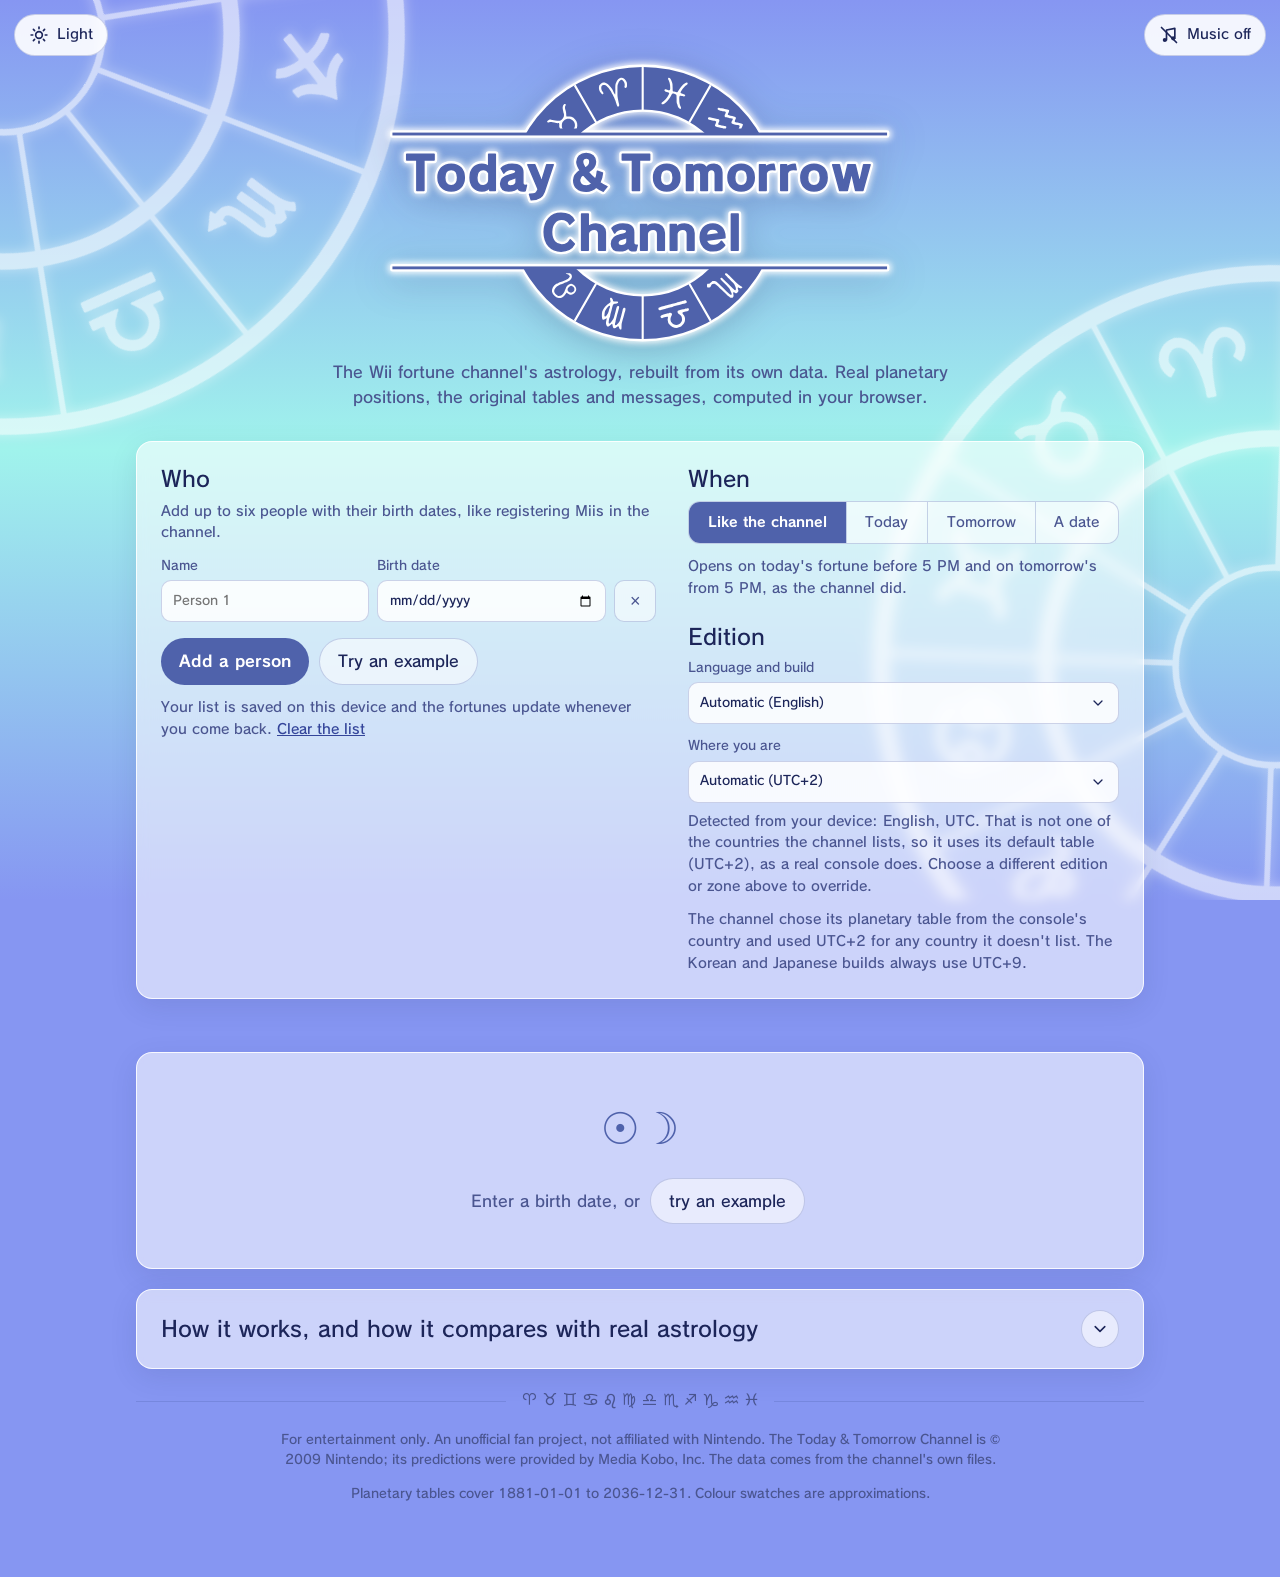
<file: web/index.html>
<!doctype html>
<html lang="en">
<head>
  <meta charset="utf-8">
  <meta name="viewport" content="width=device-width, initial-scale=1">
  <title>Today &amp; Tomorrow Channel - the Wii's fortune channel, in your browser</title>
  <meta name="description" content="Daily fortunes, lucky colours, food, fun and care hints and group compatibility, computed with the maths of the Wii Today &amp; Tomorrow Channel.">
  <meta name="theme-color" content="#8696f2" media="(prefers-color-scheme: light)">
  <meta name="theme-color" content="#0e111a" media="(prefers-color-scheme: dark)">
  <script>
    // Picks the theme before first paint, so a saved choice never flashes the other one.
    (() => { let t; try { t = JSON.parse(localStorage.getItem("tt-theme")); } catch {}
      document.documentElement.dataset.theme = t === "dark" || t === "light" ? t : matchMedia("(prefers-color-scheme: dark)").matches ? "dark" : "light"; })();
  </script>
  <link rel="preload" as="image" href="assets/logo.svg">
  <link rel="icon" href="assets/icon.png" type="image/png" sizes="96x96">
  <link rel="stylesheet" href="style.css">
</head>
<body>
  <a class="skip" href="#results">Skip to the fortunes</a>
  <div class="sky" aria-hidden="true"></div>
  <div class="bg-wheels" aria-hidden="true"><img class="bg-wheel bg-wheel-l" src="assets/wheel.svg" alt=""><img class="bg-wheel bg-wheel-r" src="assets/wheel.svg" alt=""></div>
  <button id="theme" class="toggle theme-toggle" type="button" aria-pressed="false" aria-label="Dark theme" title="Dark theme">
    <svg viewBox="0 0 24 24" width="20" height="20" aria-hidden="true"><g class="sun" fill="none" stroke="currentColor" stroke-width="2" stroke-linecap="round"><circle cx="12" cy="12" r="4"/><path d="M12 2.5v2M12 19.5v2M2.5 12h2M19.5 12h2M5.3 5.3l1.4 1.4M17.3 17.3l1.4 1.4M5.3 18.7l1.4-1.4M17.3 6.7l1.4-1.4"/></g><path class="moon" d="M20 14.6A8.5 8.5 0 0 1 9.4 4a8.5 8.5 0 1 0 10.6 10.6z" fill="none" stroke="currentColor" stroke-width="2" stroke-linejoin="round"/></svg>
    <span class="toggle-label">Light</span>
  </button>
  <button id="music" class="toggle music" type="button" aria-pressed="false" aria-label="Background music" title="Background music">
    <svg viewBox="0 0 24 24" width="20" height="20" aria-hidden="true"><path class="note" d="M9 18V6l10-2v12" fill="none" stroke="currentColor" stroke-width="2" stroke-linecap="round" stroke-linejoin="round"/><circle cx="7" cy="18" r="2.5" fill="currentColor"/><circle cx="17" cy="16" r="2.5" fill="currentColor"/><path class="slash" d="M3 3l18 18" stroke="currentColor" stroke-width="2" stroke-linecap="round"/></svg>
    <span class="toggle-label">Music off</span>
  </button>
  <header class="hero">
    <h1 class="logo"><img src="assets/logo.svg" width="984" height="556" alt="Today &amp; Tomorrow Channel"></h1>
    <p class="lede">The Wii fortune channel's astrology, rebuilt from its own data. Real planetary positions, the original tables and messages, computed in your browser.</p>
  </header>

  <main>
    <section class="panel controls" aria-labelledby="who-h">
      <div class="col">
        <h2 id="who-h">Who</h2>
        <p class="hint">Add up to six people with their birth dates, like registering Miis in the channel.</p>
        <ul id="people" class="people"></ul>
        <div class="row">
          <button id="add" type="button" class="btn">Add a person</button>
          <button id="example" type="button" class="btn ghost">Try an example</button>
        </div>
        <p class="hint saved">Your list is saved on this device and the fortunes update whenever you come back.
          <button id="forget" type="button" class="linkbtn">Clear the list</button></p>
      </div>

      <div class="col">
        <h2>When</h2>
        <div class="seg" role="radiogroup" aria-label="Which day">
          <button type="button" role="radio" data-mode="auto">Like the channel</button>
          <button type="button" role="radio" data-mode="today">Today</button>
          <button type="button" role="radio" data-mode="tomorrow">Tomorrow</button>
          <button type="button" role="radio" data-mode="date">A date</button>
        </div>
        <label id="date-wrap" class="field" hidden>Date
          <input id="date" type="date" min="1881-01-01" max="2036-12-31">
        </label>
        <p id="when-note" class="hint"></p>

        <h2>Edition</h2>
        <label class="field">Language and build
          <select id="edition">
            <option value="auto">Automatic</option>
            <option value="en">English (Europe)</option>
            <option value="de">Deutsch (Europa)</option>
            <option value="fr">Fran&ccedil;ais (Europe)</option>
            <option value="es">Espa&ntilde;ol (Europa)</option>
            <option value="it">Italiano (Europa)</option>
            <option value="nl">Nederlands (Europa)</option>
            <option value="kr">한국어 (Korean build)</option>
            <option value="jp">日本語 (Japanese build)</option>
          </select>
        </label>
        <label id="band-wrap" class="field">Where you are
          <select id="band">
            <option value="auto">Automatic</option>
            <option value="A">UTC+1: Germany, Italy, Austria, Switzerland, Nordics</option>
            <option value="B">UTC+2: Finland, Greece, and the default for any other country</option>
            <option value="I">UTC+9: Japan, Korea</option>
            <option value="Z">UTC&plusmn;0: UK, Ireland, France, Spain, Benelux, Portugal</option>
            <option value="K">UTC+10: Australia</option>
            <option value="M">UTC+12: New Zealand</option>
          </select>
        </label>
        <p id="detected" class="hint"></p>
        <p class="hint">The channel chose its planetary table from the console's country and used UTC+2 for any country it doesn't list. The Korean and Japanese builds always use UTC+9.</p>
      </div>
    </section>

    <div id="status" class="status" role="status" aria-live="polite"></div>
    <div id="results" tabindex="-1"></div>

    <details class="panel about">
      <summary>How it works, and how it compares with real astrology</summary>
      <div class="about-body">
        <div>
          <h3 class="lab">How it works</h3>
          <ol class="steps">
            <li>The channel stores where seven bodies stood on every day from 1881 to 2036, in whole degrees. Those are real positions.</li>
            <li>For each topic it adds a planet from your birth date (Venus for love, Saturn for work, Mercury for study, the Moon for communications, Jupiter for money) to the Moon of the day, giving a position from 1 to 360 around the zodiac.</li>
            <li>That position selects a fixed score and one of 360 hand-written messages for the topic. A hash of the date then softens weak scores on most days and boosts strong totals on some.</li>
            <li>The five scores add up to the day's total. Lucky colours, hints and compatibility use the same positions.</li>
          </ol>
        </div>
        <div>
          <h3 class="lab">Compared with real astrology</h3>
          <p>Real astrology compares the angles <em>between</em> planets and uses birth time and place. This channel only needs a date, and its score table shows no aspect pattern at all: it is an authored lookup, not geometry.</p>
          <p>The full write-up, with every table, is in
            <a href="https://gist.github.com/quatric/222008fe67167e8dcbda6b022b0f7551">the documentation gist</a>; the code is in
            <a href="https://github.com/quatric/today-fortune">today-fortune</a>.</p>
        </div>
      </div>
    </details>
    <div class="zodiac-rule" aria-hidden="true">♈&#xFE0E; ♉&#xFE0E; ♊&#xFE0E; ♋&#xFE0E; ♌&#xFE0E; ♍&#xFE0E; ♎&#xFE0E; ♏&#xFE0E; ♐&#xFE0E; ♑&#xFE0E; ♒&#xFE0E; ♓&#xFE0E;</div>
  </main>

  <footer>
    <p>For entertainment only. An unofficial fan project, not affiliated with Nintendo. The Today &amp; Tomorrow Channel is &copy; 2009 Nintendo; its predictions were provided by Media Kobo, Inc. The data comes from the channel's own files.</p>
    <p>Planetary tables cover 1881-01-01 to 2036-12-31. Colour swatches are approximations.</p>
  </footer>

  <script type="module" src="app.js"></script>
</body>
</html>
</file>
<file: web/style.css>
/* Rodin's ° and curly quotes are full-width (Japanese metrics), leaving a gap after "13°" or "l’"; the fallback font draws those. */
@font-face {
  font-family: 'rodin';
  src: url('fonts/RodinNTLGPro-DB-Extended.woff2') format('woff2'),
       url('fonts/RodinNTLGPro-DB-Extended.woff') format('woff');
  font-weight: 400;
  font-display: swap;
  unicode-range: U+0-AF, U+B1-2017, U+201E-10FFFF;
}

@font-face {
  font-family: 'rodin';
  src: url('fonts/RodinNTLGPro-B-Extended.woff2') format('woff2'),
       url('fonts/RodinNTLGPro-B-Extended.woff') format('woff');
  font-weight: 700;
  font-display: swap;
  unicode-range: U+0-AF, U+B1-2017, U+201E-10FFFF;
}

/* a 12-glyph subset of Noto Sans Symbols, so the zodiac signs can't fall back to colour emoji */
@font-face {
  font-family: 'zodiac';
  src: url('fonts/NotoSansSymbols-Zodiac.woff2') format('woff2');
  font-display: block;
  unicode-range: U+2648-2653;
}

html { font-family: 'rodin', system-ui, sans-serif; margin: 0; padding: 0; }
:root {
  /* the banner's sky before its colour loop starts; app.js animates both through the loop */
  --sky-edge: #8696f2; --sky-mid: #a0f3ec; --wheel-alpha: .59;
  --panel: rgba(255, 255, 255, .58); --panel-border: rgba(255, 255, 255, .85);
  --text: #1c2559; --muted: #4a5590; --accent: #4f62ab; --accent-hi: #5f74c4; --line: rgba(79, 98, 171, .28);
  --on-accent: #fff; --link: #34459a; --link-hi: #1c2559;
  --surface: rgba(255, 255, 255, .55); --surface-2: rgba(255, 255, 255, .65); --surface-hi: rgba(255, 255, 255, .9); --field: rgba(255, 255, 255, .85);
  --chevron: url("data:image/svg+xml,%3Csvg xmlns='http://www.w3.org/2000/svg' viewBox='0 0 10 6'%3E%3Cpath d='M1 1l4 4 4-4' fill='none' stroke='%231c2559' stroke-width='1.3' stroke-linecap='round' stroke-linejoin='round'/%3E%3C/svg%3E");
  --shadow: 0 8px 28px rgba(28, 37, 89, .10); --logo-shadow: rgba(28, 37, 89, .25); --track: rgba(28, 37, 89, .12); --star-off: rgba(28, 37, 89, .16);
  --swatch-ring: #fff; --swatch-edge: rgba(28, 37, 89, .35); --pill0: rgba(79, 98, 171, .16); --pill1: rgba(22, 144, 127, .18); --pill1-ink: #0b6a5c;
  --gold: #f2a900; --teal: #16907f; --rose: #c2456f;
  --radius: 16px; --gap: 20px; --pad: 24px;
  --sans: 'rodin', system-ui, -apple-system, "Segoe UI", Roboto, "Hiragino Sans", "Noto Sans CJK JP", "Malgun Gothic", sans-serif;
  --serif: var(--sans);
}
* { box-sizing: border-box; }
html { color-scheme: light; background: var(--sky-edge); }
body { margin: 0; font: 16px/1.55 var(--sans); color: var(--text); min-height: 100vh; }

/* the banner's background: its sky gradient, and discL/discR spinning at half the banner's rates (hurried at page size).
   Layers span lvh so they're already drawn under a sliding toolbar; the wheels sit in svh so that slide doesn't move them. */
.sky { position: fixed; top: 0; left: 0; right: 0; height: 100lvh; z-index: -2; background: linear-gradient(180deg, var(--sky-edge), var(--sky-mid) 50%, var(--sky-edge)); }
.bg-wheels { position: fixed; top: 0; left: 0; right: 0; height: 100lvh; z-index: -1; overflow: clip; pointer-events: none; --size: clamp(300px, 93svh, 125vw); }
.bg-wheel { position: absolute; width: var(--size); height: var(--size); margin: calc(var(--size) / -2); opacity: var(--wheel-alpha);
  transform: rotate(var(--turn)); animation: wheel-spin linear infinite; will-change: transform; }
.bg-wheel-l { left: .3%; top: 3.7svh; --turn: -39deg; animation-duration: 43.68s; }
.bg-wheel-r { left: 99.6%; top: 74svh; --turn: -28deg; animation-duration: 60.66s; }
@keyframes wheel-spin { to { transform: rotate(calc(var(--turn) - 360deg)); } }
/* set by app.js when the mouse is over a wheel it can grab (desktop only) */
html.grabbable { cursor: grab; } html.spinning, html.spinning * { cursor: grabbing; user-select: none; }
a { color: var(--link); }
a:hover { color: var(--link-hi); }
.skip { position: absolute; left: -999px; } .skip:focus { left: 12px; top: 12px; z-index: 10; background: var(--accent); color: var(--on-accent); padding: 8px 12px; border-radius: 8px; }
:focus-visible { outline: 3px solid var(--teal); outline-offset: 2px; border-radius: 6px; }

.hero { text-align: center; padding: 56px 20px 24px; max-width: 760px; margin: 0 auto; }
.logo { margin: 0 auto 10px; width: min(520px, 88vw); }
.logo img { display: block; width: 100%; height: auto; filter: drop-shadow(0 6px 18px var(--logo-shadow)); }
.lede { color: var(--muted); margin: 0 auto; max-width: 56ch; }

main { max-width: 1040px; margin: 0 auto; padding: 8px 16px 0; }
.zodiac-rule { display: flex; align-items: center; gap: 16px; margin-top: 20px; font: 16px/20px 'zodiac', var(--sans); color: var(--muted); white-space: nowrap; }
/* the signs sit low in their line box, so the hairlines drop to meet their middle */
.zodiac-rule::before, .zodiac-rule::after { content: ""; flex: 1; height: 1px; background: var(--line); translate: 0 2px; }
.panel { background: var(--panel); border: 1px solid var(--panel-border); border-radius: var(--radius); backdrop-filter: blur(6px); box-shadow: var(--shadow); }
.controls { display: grid; grid-template-columns: 1.15fr 1fr; gap: 32px; padding: var(--pad); }
h2 { font: 400 22px/1.2 var(--serif); margin: 0 0 8px; }
.controls .col > h2:not(:first-child) { margin-top: 24px; }
.controls .col > :last-child { margin-bottom: 0; }
.hint { color: var(--muted); font-size: 14px; margin: 8px 0 12px; }

.people { list-style: none; margin: 0 0 16px; padding: 0; display: grid; gap: 12px; }
.person { display: grid; grid-template-columns: 1fr 1.1fr auto; gap: 4px 8px; }
/* Android Chrome draws date inputs taller; sharing one row makes the name box and × match it. */
.person .field { grid-row: span 2; grid-template-rows: subgrid; }
.person .field + .field { margin-top: 0; }
.person .icon-btn { grid-area: 2 / 3; height: auto; }
/* Android Chrome pins its date arrow near the edge, ignoring padding; draw ours inset like the text.
   Touch-only, and not Firefox (no such pseudo-element) or iOS (touch-callout), whose date boxes differ. */
@media (pointer: coarse) {
  @supports selector(::-webkit-date-and-time-value) and (not (-webkit-touch-callout: none)) {
    input[type="date"] { appearance: none; background: var(--field) var(--chevron) no-repeat right 15px center / 10px 6px; }
    input[type="date"]::-webkit-calendar-picker-indicator { opacity: 0; }
  }
}
.field { display: grid; gap: 4px; font-size: 13px; color: var(--muted); }
input, select {
  font: inherit; color: var(--text); background: var(--field); border: 1px solid var(--line);
  border-radius: 10px; padding: 9px 11px; width: 100%; min-height: 42px;
}
input:invalid, .bad input { border-color: var(--rose); }
/* Native select arrows hug the edge whatever the padding; ours sits inset like the text. */
select { text-overflow: ellipsis; appearance: none; background: var(--field) var(--chevron) no-repeat right 15px center / 10px 6px; padding-right: 34px; }
.btn {
  font: inherit; font-weight: 600; cursor: pointer; color: var(--on-accent); background: var(--accent); border: 0;
  border-radius: 999px; padding: 10px 18px; min-height: 42px;
}
.btn:hover { background: var(--accent-hi); }
.btn:disabled { opacity: .5; cursor: not-allowed; }
.btn.ghost { background: var(--surface); color: var(--text); border: 1px solid var(--line); font-weight: 500; }
.btn.ghost:hover { background: var(--surface-hi); }
.icon-btn { background: var(--surface); border: 1px solid var(--line); color: var(--muted); border-radius: 10px; width: 42px; height: 42px; cursor: pointer; font-size: 18px; }
.icon-btn:hover { color: var(--rose); border-color: var(--rose); }
.linkbtn { font: inherit; color: var(--link); background: none; border: 0; padding: 0; text-decoration: underline; cursor: pointer; }
.linkbtn:hover { color: var(--link-hi); }
.saved { margin-top: 12px; }
.row { display: flex; gap: 10px; flex-wrap: wrap; }

.seg { display: grid; grid-template-columns: repeat(4, auto); border: 1px solid var(--line); background: var(--surface); border-radius: 12px; overflow: hidden; margin-bottom: 12px; }
.seg button { font: inherit; font-size: 14px; color: var(--muted); background: transparent; border: 0; padding: 10px 6px; cursor: pointer; }
.seg button + button { border-left: 1px solid var(--line); }
.seg button[aria-checked="true"] { background: var(--accent); color: var(--on-accent); font-weight: 700; }
.field + .field { margin-top: 12px; }

.status { min-height: 25px; margin: 20px 4px 8px; color: var(--muted); }
.status.error { color: var(--rose); }
#results { display: grid; gap: var(--gap); outline: 0; }
.grid2 { display: grid; grid-template-columns: 1fr 1fr; gap: var(--gap); }

.card { padding: var(--pad); }
.card-head { display: flex; align-items: center; gap: 20px; flex-wrap: wrap; margin-bottom: 20px; }
.card-head .who { flex: 1 1 200px; min-width: 0; }
.name { font: 400 28px/1.15 var(--serif); margin: 0; overflow-wrap: anywhere; }
.sub { color: var(--muted); margin: 4px 0 0; }
.glyph { font-size: 1.15em; color: var(--accent); }
.chip-colour { display: inline-flex; align-items: center; gap: 8px; margin-top: 12px; padding: 5px 12px 5px 6px; border: 1px solid var(--line); border-radius: 999px; font-size: 14px; background: var(--surface); }
.swatch { width: 22px; height: 22px; border-radius: 50%; border: 2px solid var(--swatch-ring); box-shadow: 0 0 0 1px var(--swatch-edge); flex: none; }

.ring { width: 118px; height: 118px; flex: none; }
.ring .track { stroke: var(--track); }
.ring .value { stroke: var(--accent); stroke-linecap: round; transition: stroke-dashoffset .9s cubic-bezier(.2, .7, .2, 1); }
.ring text { fill: var(--text); font-family: var(--serif); text-anchor: middle; }
.ring .num { font-size: 34px; } .ring .of { font-size: 11px; fill: var(--muted); font-family: var(--sans); }

.topics { list-style: none; margin: 0; padding: 0; display: grid; gap: 16px; }
.topic { display: grid; grid-template-columns: 168px 1fr; gap: 8px 16px; padding-top: 16px; border-top: 1px solid var(--line); }
.topic:first-child { border-top: 0; padding-top: 0; }
.topic h3 { font: 600 12px/1.2 var(--sans); text-transform: uppercase; letter-spacing: .1em; color: var(--muted); margin: 0 0 4px; }
.stars { color: var(--gold); letter-spacing: .12em; font-size: 18px; white-space: nowrap; }
.stars .off { color: var(--star-off); }
.pts { display: block; font-size: 13px; color: var(--muted); }
.msg { margin: 0; }
.msg.num { color: var(--muted); }

.badge { display: block; width: fit-content; padding: 7px 16px; border-radius: 999px; font: 600 15px/1.5 var(--sans); }
.badge + .hint { margin-top: 12px; }
.badge.r0 { background: var(--pill0); }
.badge.r1 { background: var(--pill1); color: var(--pill1-ink); }
.badge.r2 { background: var(--accent); color: var(--on-accent); }
.chips { display: flex; flex-wrap: wrap; gap: 8px; margin: 0; }
.chip { padding: 6px 14px; border: 1px solid var(--line); border-radius: 999px; background: var(--surface-2); }
.lab { font: 600 12px/1.3 var(--sans); text-transform: uppercase; letter-spacing: .12em; color: var(--muted); margin: 20px 0 8px; }
h2 + .lab { margin-top: 12px; }

.wheel { width: 100%; max-width: 380px; margin: 0 auto; display: block; }
.legend { list-style: none; padding: 0; margin: 16px 0 0; display: grid; grid-template-columns: repeat(auto-fill, minmax(128px, 1fr)); gap: 12px 16px; font-size: 14px; line-height: 1.35; color: var(--muted); }
.legend li { display: grid; grid-template-columns: 24px 1fr; align-items: center; column-gap: 8px; }
.legend .sym { grid-row: span 2; font-size: 20px; line-height: 1; text-align: center; }
.legend b { color: var(--text); font-weight: 600; }
.night { container-type: inline-size; }
/* the legend goes beside the wheel when it fits, so the sky card stays about as tall as the group card */
@container (min-width: 420px) {
  .sky-body { display: grid; grid-template-columns: minmax(0, 1fr) auto; align-items: center; gap: 24px; }
  .sky-body .legend { grid-template-columns: auto; margin: 0; }
}

.about { margin-top: var(--gap); padding: 0 var(--pad); }
.about summary { display: flex; align-items: center; justify-content: space-between; gap: 16px; padding: 20px 0; cursor: pointer; list-style: none; font: 400 22px/1.25 var(--serif); }
.about summary::-webkit-details-marker { display: none; }
.about summary::after { content: ""; flex: none; width: 36px; height: 36px; border: 1px solid var(--line); border-radius: 50%; background: var(--surface) var(--chevron) no-repeat center / 12px 8px; transition: transform .2s, border-color .2s; }
.about summary:hover::after { border-color: var(--accent); }
.about[open] summary { border-bottom: 1px solid var(--line); }
.about[open] summary::after { transform: rotate(180deg); }
.about-body { display: grid; grid-template-columns: 1.15fr 1fr; gap: 32px; padding: 20px 0 var(--pad); }
.about-body .lab { margin: 0 0 12px; }
.about-body p { margin: 0; } .about-body p + p { margin-top: 12px; }
.steps { list-style: none; margin: 0; padding: 0; display: grid; gap: 12px; counter-reset: step; }
.steps li { display: grid; grid-template-columns: 26px 1fr; gap: 12px; counter-increment: step; }
.steps li::before { content: counter(step); height: 26px; border-radius: 50%; background: var(--pill0); color: var(--accent); font: 600 13px/26px var(--sans); text-align: center; }
footer { max-width: 760px; margin: 0 auto; padding: 8px 20px 60px; color: var(--muted); font-size: 13px; text-align: center; }

.skeleton { height: 220px; border-radius: var(--radius); background: linear-gradient(100deg, rgba(255,255,255,.25) 30%, rgba(255,255,255,.55) 50%, rgba(255,255,255,.25) 70%); background-size: 300% 100%; animation: shimmer 1.4s infinite linear; }
@keyframes shimmer { to { background-position: -100% 0; } }
.empty { text-align: center; padding: 40px var(--pad); color: var(--muted); }
.empty .glyph { font-size: 44px; display: block; margin-bottom: 12px; }
.empty .btn { margin: 4px; }

@media (max-width: 800px) {
  :root { --gap: 16px; --pad: 20px; }
  .controls { grid-template-columns: 1fr; gap: 24px; }
  .grid2 { grid-template-columns: 1fr; }
  .person { grid-template-columns: 1fr 1fr auto; }
  .topic { grid-template-columns: 1fr; }
  .topic .pts { display: inline; margin-left: 8px; }
  .seg { grid-template-columns: repeat(2, 1fr); }
  .seg button:nth-child(3) { border-left: 0; } .seg button:nth-child(n+3) { border-top: 1px solid var(--line); }
  .about-body { grid-template-columns: 1fr; gap: 24px; }
}
/* On phones only the name fits beside the ring; the sign line and colour chip take the full width. */
@media (max-width: 480px) {
  .card-head { display: grid; grid-template-columns: auto 1fr; gap: 12px 16px; }
  .card-head .who { display: contents; }
  .card-head .sub, .card-head .chip-colour { grid-column: 1 / -1; justify-self: start; margin: 0; }
  .ring { width: 88px; height: 88px; }
}
@media (prefers-reduced-motion: reduce) { .ring .value, .about summary::after { transition: none; } .skeleton, .bg-wheel { animation: none; } }
[hidden] { display: none !important; }

.toggle { position: fixed; top: 14px; z-index: 5; display: inline-flex; align-items: center; gap: 8px; font: inherit; font-size: 14px;
  color: var(--text); background: var(--surface-hi); backdrop-filter: blur(6px); border: 1px solid var(--line); border-radius: 999px; padding: 9px 14px; min-height: 42px; cursor: pointer; }
.toggle:hover { border-color: var(--accent); }
.music { right: 14px; }
.music[aria-pressed="true"] { color: var(--on-accent); background: var(--accent); border-color: var(--accent); }
.music[aria-pressed="true"] .slash { display: none; }
.theme-toggle { left: 14px; }
[data-theme="dark"] .theme-toggle .sun, :root:not([data-theme="dark"]) .theme-toggle .moon { display: none; }
@media (max-width: 480px) { .toggle .toggle-label { display: none; } .toggle { padding: 9px 11px; } }

/* the zodiac wheel keeps a night-sky backdrop so the planet colours stay readable */
.night { --text: #ece9fb; --muted: #b3afd6; color: var(--text); background: linear-gradient(180deg, #232052, #14122b); border-color: rgba(255, 255, 255, .18); }
.night .hint, .night .legend { color: var(--muted); }

/* dark theme: the device's choice until the toggle saves one; a night version of the banner's sky and colours */
:root[data-theme="dark"] {
  color-scheme: dark;
  --sky-edge: #0e111a; --sky-mid: #2a3348; --wheel-alpha: .12;
  --panel: rgba(150, 170, 255, .07); --panel-border: rgba(170, 190, 255, .14);
  --text: #eceef8; --muted: #ffffff; --accent: #a3aefc; --accent-hi: #c3caff; --line: rgba(170, 190, 255, .2);
  --on-accent: #10142c; --link: #a0f3ec; --link-hi: #d3fbf7;
  --surface: rgba(255, 255, 255, .05); --surface-2: rgba(255, 255, 255, .07); --surface-hi: rgba(30, 36, 56, .92); --field: rgba(6, 8, 20, .4);
  --chevron: url("data:image/svg+xml,%3Csvg xmlns='http://www.w3.org/2000/svg' viewBox='0 0 10 6'%3E%3Cpath d='M1 1l4 4 4-4' fill='none' stroke='%23eceef8' stroke-width='1.3' stroke-linecap='round' stroke-linejoin='round'/%3E%3C/svg%3E");
  --shadow: 0 8px 28px rgba(0, 0, 0, .3); --logo-shadow: rgba(0, 0, 0, .5); --track: rgba(255, 255, 255, .12); --star-off: rgba(255, 255, 255, .2);
  --swatch-ring: rgba(255, 255, 255, .7); --swatch-edge: rgba(0, 0, 0, .45); --pill0: rgba(255, 255, 255, .11); --pill1: rgba(95, 209, 193, .2); --pill1-ink: #aef1e6;
  --rose: #f08fb0; --teal: #5fd1c1;
}
[data-theme="dark"] .btn:hover, [data-theme="dark"] .seg button[aria-checked="true"]:hover { background: var(--accent-hi); }
[data-theme="dark"] .skeleton { background: linear-gradient(100deg, rgba(255,255,255,.04) 30%, rgba(255,255,255,.1) 50%, rgba(255,255,255,.04) 70%); background-size: 300% 100%; }
[data-theme="dark"] .night { background: linear-gradient(180deg, #232a40, #10131e); --muted: #ffffff; }
</file>
